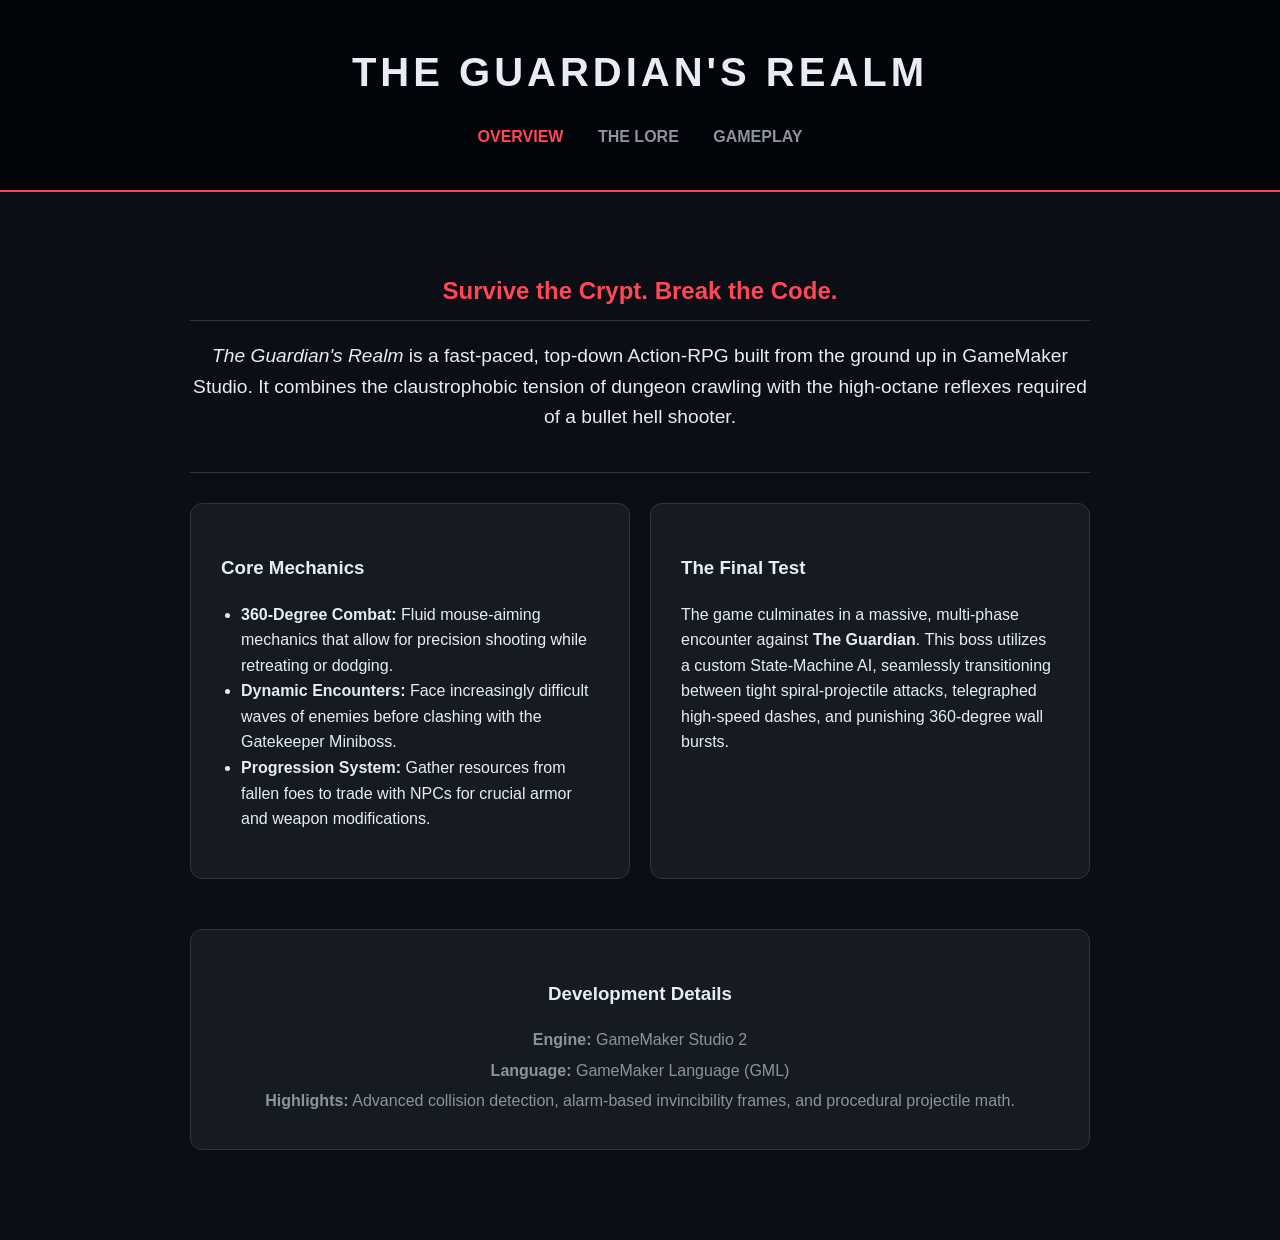
<file: index.html>
<!DOCTYPE html>
<html lang="en">
<head>
    <meta charset="UTF-8">
    <title>The Guardian's Realm | Dev Showcase</title>
    <link rel="stylesheet" href="style.css">
</head>
<body>
    <header>
        <h1>THE GUARDIAN'S REALM</h1>
        <nav>
            <a href="index.html" class="active">Overview</a>
            <a href="story.html">The Lore</a>
            <a href="gameplay.html">Gameplay</a>
        </nav>
    </header>

    <main class="container">
        <section class="hero" style="text-align: center; padding-bottom: 20px; border-bottom: 1px solid #30363d; margin-bottom: 30px;">
            <h2>Survive the Crypt. Break the Code.</h2>
            <p style="font-size: 1.2rem; color: #e6edf3;"><em>The Guardian's Realm</em> is a fast-paced, top-down Action-RPG built from the ground up in GameMaker Studio. It combines the claustrophobic tension of dungeon crawling with the high-octane reflexes required of a bullet hell shooter.</p>
        </section>

        <div class="grid">
            <div class="card">
                <h3>Core Mechanics</h3>
                <ul style="padding-left: 20px;">
                    <li><strong>360-Degree Combat:</strong> Fluid mouse-aiming mechanics that allow for precision shooting while retreating or dodging.</li>
                    <li><strong>Dynamic Encounters:</strong> Face increasingly difficult waves of enemies before clashing with the Gatekeeper Miniboss.</li>
                    <li><strong>Progression System:</strong> Gather resources from fallen foes to trade with NPCs for crucial armor and weapon modifications.</li>
                </ul>
            </div>
            
            <div class="card">
                <h3>The Final Test</h3>
                <p>The game culminates in a massive, multi-phase encounter against <strong>The Guardian</strong>. This boss utilizes a custom State-Machine AI, seamlessly transitioning between tight spiral-projectile attacks, telegraphed high-speed dashes, and punishing 360-degree wall bursts.</p>
            </div>
        </div>

        <div class="card" style="margin-top: 20px; text-align: center;">
            <h3>Development Details</h3>
            <p style="margin: 5px 0; color: #8b949e;"><strong>Engine:</strong> GameMaker Studio 2</p>
            <p style="margin: 5px 0; color: #8b949e;"><strong>Language:</strong> GameMaker Language (GML)</p>
            <p style="margin: 5px 0; color: #8b949e;"><strong>Highlights:</strong> Advanced collision detection, alarm-based invincibility frames, and procedural projectile math.</p>
        </div>
    </main>
</body>
</html>
</file>
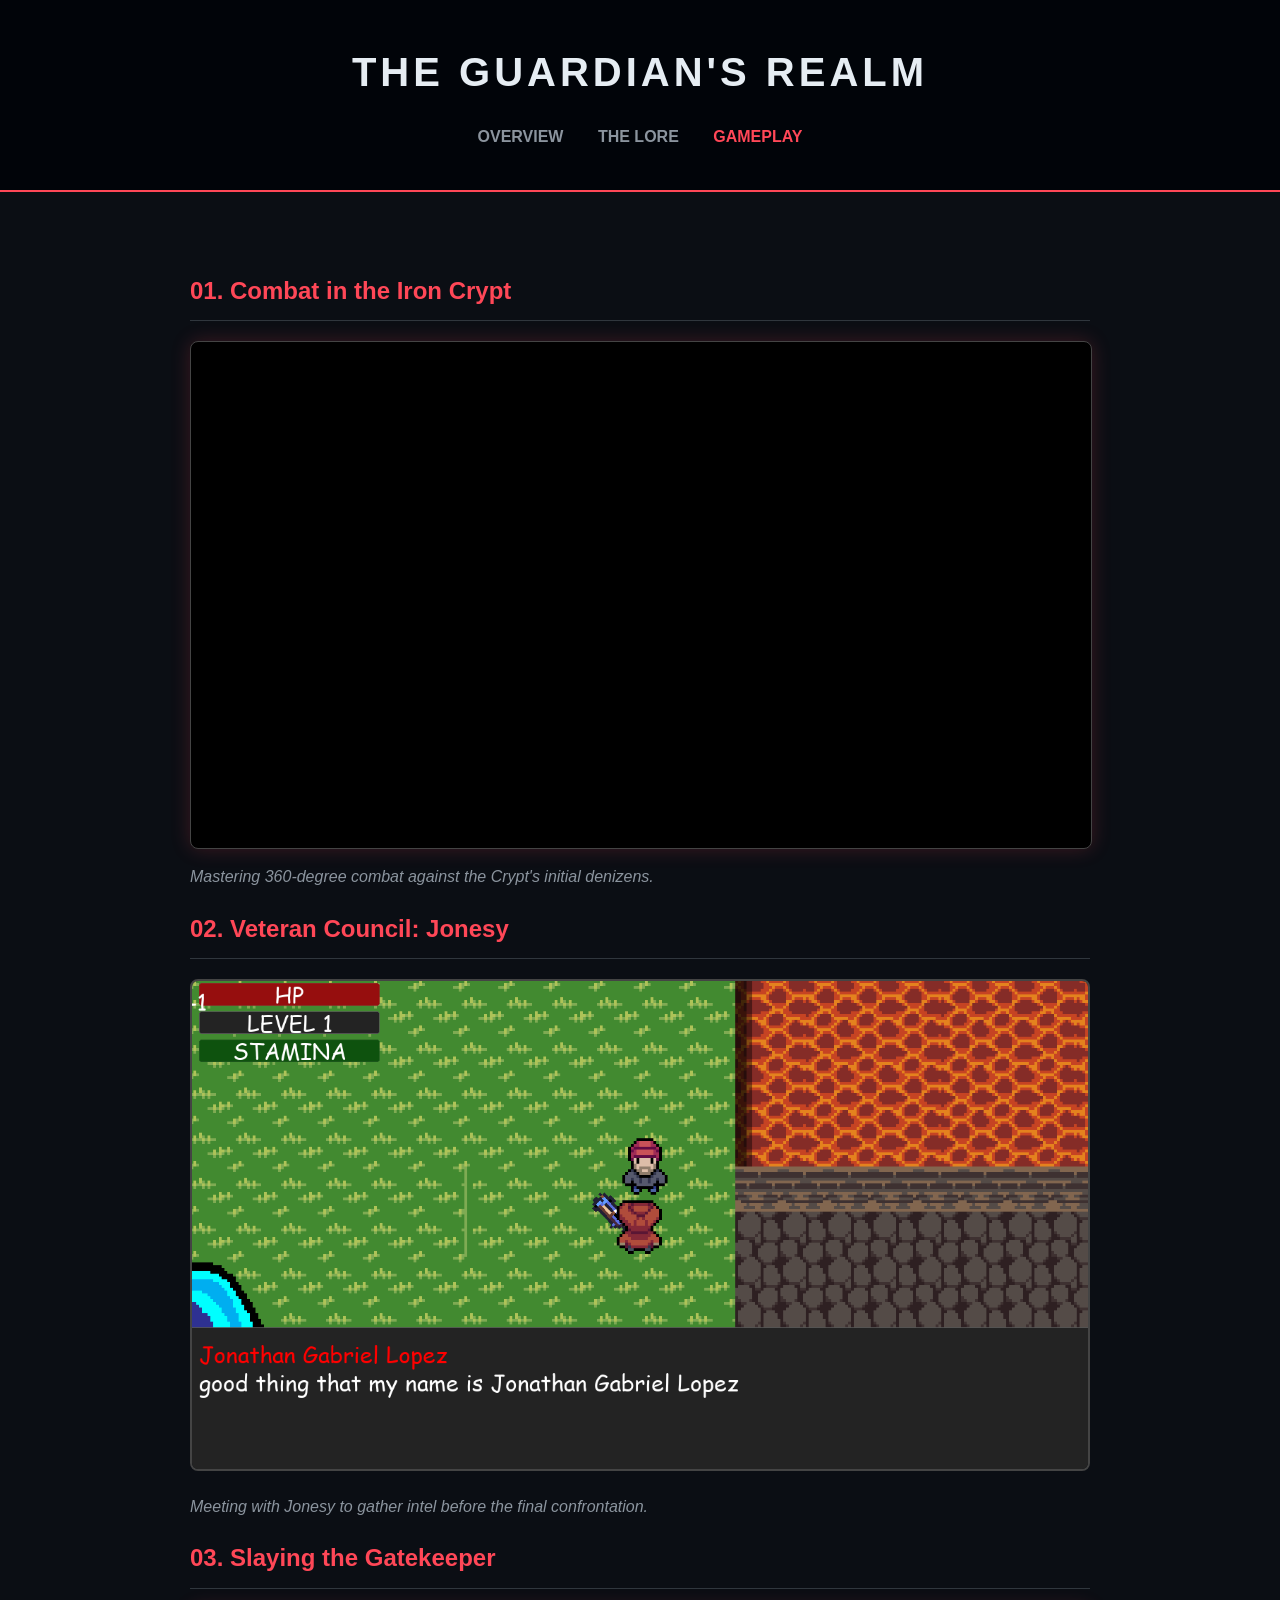
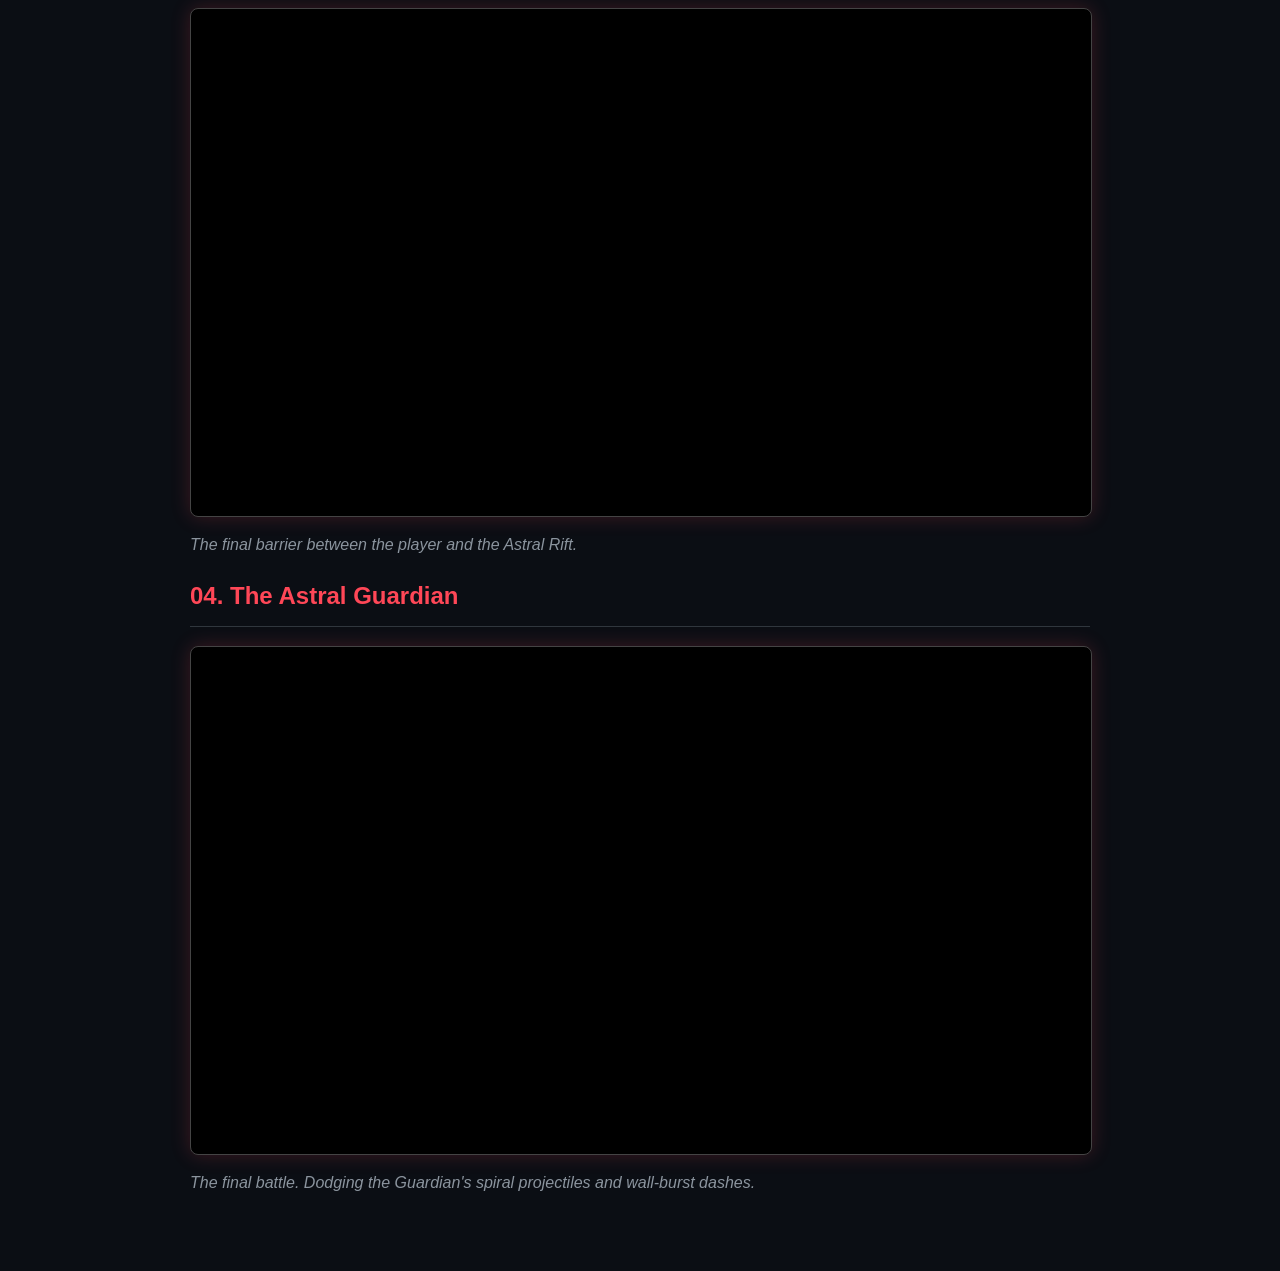
<file: gameplay.html>
<!DOCTYPE html>
<html lang="en">
<head>
    <meta charset="UTF-8">
    <meta name="viewport" content="width=device-width, initial-scale=1.0">
    <title>Showcase | The Guardian's Realm</title>
    <link rel="stylesheet" href="style.css">
</head>
<body>
    <header>
        <h1>THE GUARDIAN'S REALM</h1>
        <nav>
            <a href="index.html">Overview</a>
            <a href="story.html">The Lore</a>
            <a href="gameplay.html" class="active">Gameplay</a>
        </nav>
    </header>

    <main class="container">
        <section class="showcase-item">
            <h2>01. Combat in the Iron Crypt</h2>
            <div class="video-container">
                <iframe src="https://drive.google.com/file/d/1YVAPz78ucAB-HYLq_KGCyaqilzrN--Ur/preview" allow="autoplay" allowfullscreen></iframe>
            </div>
            <p class="caption">Mastering 360-degree combat against the Crypt's initial denizens.</p>
        </section>

        <section class="showcase-item">
            <h2>02. Veteran Council: Jonesy</h2>
            <div class="media-container">
                <img src="assets/jonesy_encounter.png" alt="Jonesy Dialogue" style="width:100%; border-radius:8px; border: 2px solid #444; box-sizing: border-box;">
            </div>
            <p class="caption">Meeting with Jonesy to gather intel before the final confrontation.</p>
        </section>

        <section class="showcase-item">
            <h2>03. Slaying the Gatekeeper</h2>
            <div class="video-container">
                <iframe src="https://drive.google.com/file/d/1IuAFhtSNzyMRUgaKYhk6-IpAkUXlfyzu/preview" allow="autoplay" allowfullscreen></iframe>
            </div>
            <p class="caption">The final barrier between the player and the Astral Rift.</p>
        </section>

        <section class="showcase-item">
            <h2>04. The Astral Guardian</h2>
            <div class="video-container">
                <iframe src="https://drive.google.com/file/d/1YVAPz78ucAB-HYLq_KGCyaqilzrN--Ur/preview" allow="autoplay" allowfullscreen></iframe>
            </div>
            <p class="caption">The final battle. Dodging the Guardian's spiral projectiles and wall-burst dashes.</p>
        </section>
    </main>
</body>
</html>
</file>
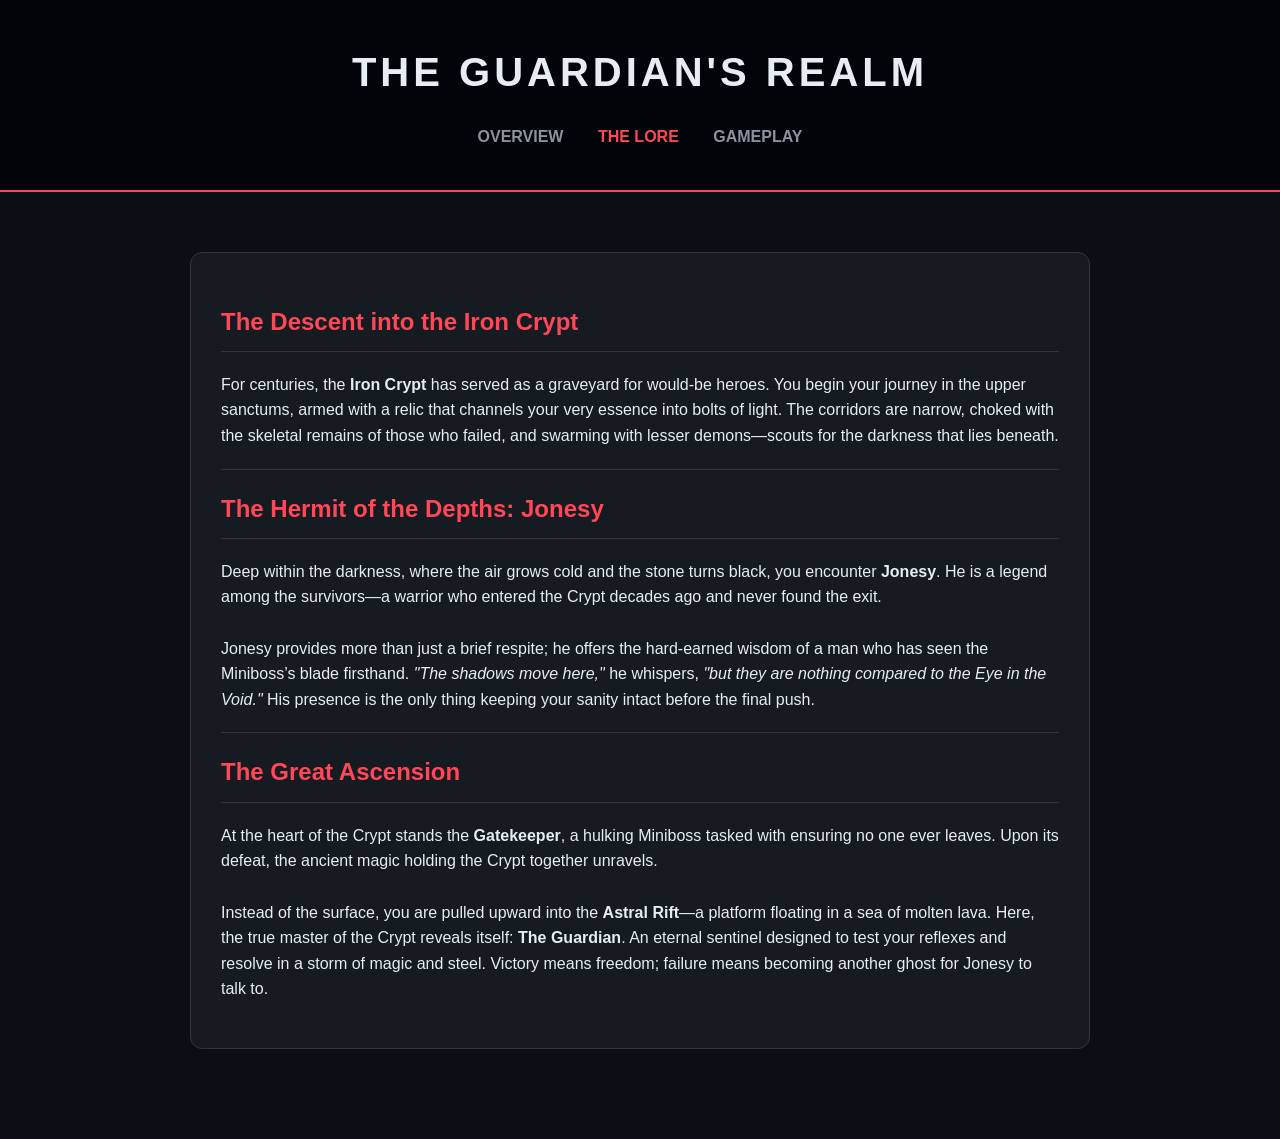
<file: story.html>
<!DOCTYPE html>
<html lang="en">
<head>
    <meta charset="UTF-8">
    <title>The Chronicle | The Guardian's Realm</title>
    <link rel="stylesheet" href="style.css">
</head>
<body>
    <header>
        <h1>THE GUARDIAN'S REALM</h1>
        <nav>
            <a href="index.html">Overview</a>
            <a href="story.html" class="active">The Lore</a>
            <a href="gameplay.html">Gameplay</a>
        </nav>
    </header>

    <main class="container">
        <div class="story-box">
            <h2>The Descent into the Iron Crypt</h2>
            <p>For centuries, the <strong>Iron Crypt</strong> has served as a graveyard for would-be heroes. You begin your journey in the upper sanctums, armed with a relic that channels your very essence into bolts of light. The corridors are narrow, choked with the skeletal remains of those who failed, and swarming with lesser demons—scouts for the darkness that lies beneath.</p>
            
            <hr>

            <h2>The Hermit of the Depths: Jonesy</h2>
            <p>Deep within the darkness, where the air grows cold and the stone turns black, you encounter <strong>Jonesy</strong>. He is a legend among the survivors—a warrior who entered the Crypt decades ago and never found the exit. 
            <br><br>
            Jonesy provides more than just a brief respite; he offers the hard-earned wisdom of a man who has seen the Miniboss’s blade firsthand. <em>"The shadows move here,"</em> he whispers, <em>"but they are nothing compared to the Eye in the Void."</em> His presence is the only thing keeping your sanity intact before the final push.</p>
            
            <hr>

            <h2>The Great Ascension</h2>
            <p>At the heart of the Crypt stands the <strong>Gatekeeper</strong>, a hulking Miniboss tasked with ensuring no one ever leaves. Upon its defeat, the ancient magic holding the Crypt together unravels. 
            <br><br>
            Instead of the surface, you are pulled upward into the <strong>Astral Rift</strong>—a platform floating in a sea of molten lava. Here, the true master of the Crypt reveals itself: <strong>The Guardian</strong>. An eternal sentinel designed to test your reflexes and resolve in a storm of magic and steel. Victory means freedom; failure means becoming another ghost for Jonesy to talk to.</p>
        </div>
    </main>
</body>
</html>
</file>
<file: style.css>
/* Deep Space Theme */
:root {
    --bg: #0b0e14;
    --card-bg: #161b22;
    --accent: #ff4757;
    --text: #e6edf3;
    --text-dim: #8b949e;
}

body {
    background-color: var(--bg);
    color: var(--text);
    font-family: 'Segoe UI', Tahoma, Geneva, Verdana, sans-serif;
    margin: 0;
    line-height: 1.6;
}

header {
    background-color: #010409;
    padding: 40px 20px;
    text-align: center;
    border-bottom: 2px solid var(--accent);
}

h1 { margin: 0; letter-spacing: 4px; font-size: 2.5rem; }

nav { margin-top: 20px; }
nav a {
    color: var(--text-dim);
    text-decoration: none;
    margin: 0 15px;
    font-weight: bold;
    text-transform: uppercase;
    transition: color 0.3s;
}

nav a:hover, nav a.active { color: var(--accent); }

.container { max-width: 900px; margin: 40px auto; padding: 20px; }

.card, .story-box, .video-section {
    background: var(--card-bg);
    padding: 30px;
    border-radius: 12px;
    border: 1px solid #30363d;
    margin-bottom: 30px;
}

h2 { color: var(--accent); border-bottom: 1px solid #30363d; padding-bottom: 10px; }

.grid { display: grid; grid-template-columns: 1fr 1fr; gap: 20px; }

.video-container {
    width: 100%;
    background: #000;
    border-radius: 8px;
    overflow: hidden;
    border: 2px solid var(--accent);
    box-shadow: 0 0 20px rgba(255, 71, 87, 0.2);
}

video { width: 100%; display: block; }

.caption { margin-top: 15px; font-style: italic; color: var(--text-dim); }

hr { border: 0; border-top: 1px solid #30363d; margin: 20px 0; }

@media (max-width: 600px) { .grid { grid-template-columns: 1fr; } }

/* Update these sections in your style.css for perfectly responsive iframes */
.video-container {
    position: relative;
    width: 100%;
    padding-bottom: 56.25%; /* Force standard 16:9 widescreen aspect ratio */
    height: 0;
    background: #000;
    border-radius: 8px;
    overflow: hidden;
    border: 1px solid #444;
}

.video-container iframe {
    position: absolute;
    top: 0;
    left: 0;
    width: 100%;
    height: 100%;
    border: 0;
}
</file>
